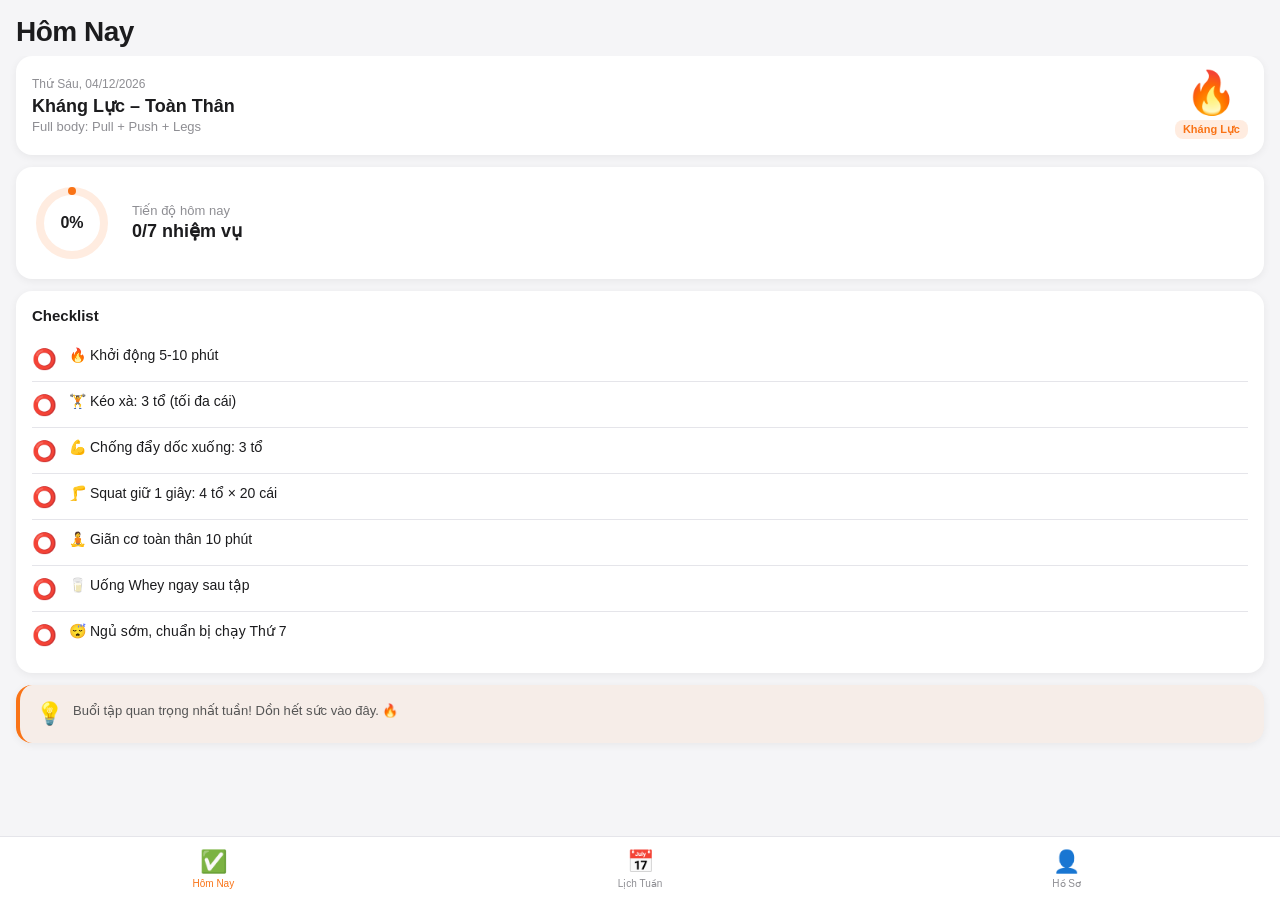
<file: index.html>
<!DOCTYPE html>
<html lang="vi">
<head>
  <meta charset="UTF-8" />
  <meta name="viewport" content="width=device-width, initial-scale=1.0, viewport-fit=cover" />
  <meta name="apple-mobile-web-app-capable" content="yes" />
  <meta name="apple-mobile-web-app-status-bar-style" content="default" />
  <meta name="apple-mobile-web-app-title" content="ThểDục" />
  <meta name="theme-color" content="#f97316" />
  <link rel="manifest" href="manifest.json" />
  <link rel="apple-touch-icon" href="icons/icon-192.png" />

  <!-- Launch screens cho iOS (thay màn hình đen khi mở app) -->
  <link rel="apple-touch-startup-image" href="splash/launch-640x1136.png"
        media="(device-width: 320px) and (device-height: 568px) and (-webkit-device-pixel-ratio: 2) and (orientation: portrait)" />
  <link rel="apple-touch-startup-image" href="splash/launch-750x1334.png"
        media="(device-width: 375px) and (device-height: 667px) and (-webkit-device-pixel-ratio: 2) and (orientation: portrait)" />
  <link rel="apple-touch-startup-image" href="splash/launch-1242x2208.png"
        media="(device-width: 414px) and (device-height: 736px) and (-webkit-device-pixel-ratio: 3) and (orientation: portrait)" />
  <link rel="apple-touch-startup-image" href="splash/launch-1125x2436.png"
        media="(device-width: 375px) and (device-height: 812px) and (-webkit-device-pixel-ratio: 3) and (orientation: portrait)" />
  <link rel="apple-touch-startup-image" href="splash/launch-828x1792.png"
        media="(device-width: 414px) and (device-height: 896px) and (-webkit-device-pixel-ratio: 2) and (orientation: portrait)" />
  <link rel="apple-touch-startup-image" href="splash/launch-1242x2688.png"
        media="(device-width: 414px) and (device-height: 896px) and (-webkit-device-pixel-ratio: 3) and (orientation: portrait)" />
  <link rel="apple-touch-startup-image" href="splash/launch-1170x2532.png"
        media="(device-width: 390px) and (device-height: 844px) and (-webkit-device-pixel-ratio: 3) and (orientation: portrait)" />
  <link rel="apple-touch-startup-image" href="splash/launch-1284x2778.png"
        media="(device-width: 428px) and (device-height: 926px) and (-webkit-device-pixel-ratio: 3) and (orientation: portrait)" />
  <link rel="apple-touch-startup-image" href="splash/launch-1179x2556.png"
        media="(device-width: 393px) and (device-height: 852px) and (-webkit-device-pixel-ratio: 3) and (orientation: portrait)" />
  <link rel="apple-touch-startup-image" href="splash/launch-1290x2796.png"
        media="(device-width: 430px) and (device-height: 932px) and (-webkit-device-pixel-ratio: 3) and (orientation: portrait)" />
  <link rel="apple-touch-startup-image" href="splash/launch-1206x2622.png"
        media="(device-width: 402px) and (device-height: 874px) and (-webkit-device-pixel-ratio: 3) and (orientation: portrait)" />
  <link rel="apple-touch-startup-image" href="splash/launch-1320x2868.png"
        media="(device-width: 440px) and (device-height: 956px) and (-webkit-device-pixel-ratio: 3) and (orientation: portrait)" />

  <link rel="stylesheet" href="styles.css" />
  <title>Thể Dục Hàng Ngày</title>
  <style>
    /* Splash hiển thị ngay lập tức, trước cả khi styles.css tải xong */
    #splash {
      position: fixed; inset: 0; z-index: 9999;
      display: flex; flex-direction: column;
      align-items: center; justify-content: center; gap: 16px;
      background: #f97316;
      transition: opacity .25s ease;
    }
    #splash.hide { opacity: 0; pointer-events: none; }
    #splash .logo { font-size: 64px; }
    #splash .name {
      color: #fff; font-size: 17px; font-weight: 600;
      font-family: -apple-system, BlinkMacSystemFont, sans-serif;
    }
    #splash .spinner {
      width: 22px; height: 22px; border-radius: 50%;
      border: 2.5px solid rgba(255,255,255,.35);
      border-top-color: #fff;
      animation: spin .7s linear infinite;
    }
    @keyframes spin { to { transform: rotate(360deg); } }
  </style>
</head>
<body>
  <div id="splash">
    <span class="logo">💪</span>
    <span class="name">Thể Dục Hàng Ngày</span>
    <span class="spinner"></span>
  </div>

  <div id="app">
    <!-- Tab content -->
    <main id="main-content">
      <div id="page-today" class="page active"></div>
      <div id="page-weekly" class="page"></div>
      <div id="page-profile" class="page"></div>
    </main>

    <!-- Bottom nav -->
    <nav class="bottom-nav">
      <button class="nav-btn active" data-page="today" onclick="navigate('today')">
        <span class="nav-icon">✅</span>
        <span>Hôm Nay</span>
      </button>
      <button class="nav-btn" data-page="weekly" onclick="navigate('weekly')">
        <span class="nav-icon">📅</span>
        <span>Lịch Tuần</span>
      </button>
      <button class="nav-btn" data-page="profile" onclick="navigate('profile')">
        <span class="nav-icon">👤</span>
        <span>Hồ Sơ</span>
      </button>
    </nav>
  </div>

  <script src="data.js"></script>
  <script src="app.js"></script>
  <script>
    // Ẩn splash ngay khi nội dung đã render
    (function () {
      var splash = document.getElementById('splash');
      function hide() {
        splash.classList.add('hide');
        setTimeout(function () { splash.remove(); }, 250);
      }
      if (document.readyState === 'complete') hide();
      else window.addEventListener('load', hide);
      // Fallback: không để splash kẹt quá 2.5s
      setTimeout(hide, 2500);
    })();

    // Đăng ký service worker sau khi app đã hiện, tránh chặn lần mở đầu
    if ('serviceWorker' in navigator) {
      window.addEventListener('load', function () {
        navigator.serviceWorker.register('sw.js');
      });
    }
  </script>
</body>
</html>
</file>
<file: styles.css>
/* =============================================
   STYLES.CSS – Giao diện native-like cho PWA
   ============================================= */

/* ----- Reset & Base ----- */
*, *::before, *::after { box-sizing: border-box; margin: 0; padding: 0; }

:root {
  --orange: #f97316;
  --bg: #f5f5f7;
  --card: #ffffff;
  --text: #1c1c1e;
  --muted: #8e8e93;
  --border: #e5e5ea;
  --nav-h: 64px;
  --safe-bottom: env(safe-area-inset-bottom, 0px);
}

html, body {
  height: 100%;
  font-family: -apple-system, BlinkMacSystemFont, "Segoe UI", Roboto, sans-serif;
  background: var(--bg);
  color: var(--text);
  overflow: hidden;
}

#app {
  display: flex;
  flex-direction: column;
  height: 100dvh;
}

/* ----- Pages ----- */
main { flex: 1; overflow: hidden; position: relative; }

.page { display: none; height: 100%; }
.page.active { display: block; }

.page-scroll {
  height: 100%;
  overflow-y: auto;
  padding: 0 16px calc(var(--nav-h) + var(--safe-bottom) + 16px);
  -webkit-overflow-scrolling: touch;
}

.section-header {
  padding: 16px 0 8px;
  position: sticky; top: 0;
  background: var(--bg);
  z-index: 10;
}
.section-header h1 {
  font-size: 28px; font-weight: 700; letter-spacing: -0.5px;
}

/* ----- Cards ----- */
.card {
  background: var(--card);
  border-radius: 16px;
  padding: 16px;
  margin-bottom: 12px;
  box-shadow: 0 2px 8px rgba(0,0,0,.06);
}

.card-title {
  font-size: 15px; font-weight: 600; margin-bottom: 12px;
}

/* ----- Header card ----- */
.header-card {
  display: flex; align-items: center; justify-content: space-between; gap: 12px;
}
.header-left { flex: 1; }
.date-text { font-size: 12px; color: var(--muted); margin-bottom: 4px; }
.day-title  { font-size: 18px; font-weight: 700; margin-bottom: 2px; }
.day-sub    { font-size: 13px; color: var(--muted); }
.header-right { display: flex; flex-direction: column; align-items: center; gap: 6px; }
.big-emoji { font-size: 42px; line-height: 1; }

.type-badge {
  font-size: 11px; font-weight: 600;
  padding: 3px 8px; border-radius: 8px; white-space: nowrap;
}
.type-badge.sm { font-size: 10px; padding: 2px 6px; }

/* ----- Progress card ----- */
.progress-card { display: flex; align-items: center; gap: 20px; }

.ring-wrap { position: relative; width: 80px; height: 80px; flex-shrink: 0; }
.ring-svg { width: 80px; height: 80px; transform: rotate(-90deg); }
.ring-bg { fill: none; stroke-width: 8; }
.ring-fg {
  fill: none; stroke-width: 8; stroke-linecap: round;
  stroke-dashoffset: 0;
  transition: stroke-dasharray .5s ease;
}
.ring-pct {
  position: absolute; inset: 0;
  display: flex; align-items: center; justify-content: center;
  font-size: 16px; font-weight: 700;
}

.progress-info {}
.prog-label { font-size: 13px; color: var(--muted); }
.prog-count { font-size: 18px; font-weight: 600; margin: 2px 0; }
.streak-badge {
  display: inline-block; font-size: 13px; font-weight: 600;
  color: #f97316; margin-top: 4px;
}
.streak-badge.big { font-size: 16px; margin-top: 8px; }

/* ----- Checklist ----- */
.checklist { list-style: none; }
.check-item {
  display: flex; align-items: flex-start; gap: 12px;
  padding: 10px 0;
  border-bottom: 1px solid var(--border);
  cursor: pointer;
  transition: opacity .2s;
}
.check-item:last-child { border-bottom: none; }
.check-item.done { opacity: .45; }
.check-icon { font-size: 20px; flex-shrink: 0; margin-top: 1px; }
.check-text {
  font-size: 14px; line-height: 1.4;
  text-decoration: none;
}
.check-item.done .check-text { text-decoration: line-through; }

/* ----- Tip card ----- */
.tip-card { display: flex; align-items: flex-start; gap: 10px; }
.tip-icon { font-size: 22px; flex-shrink: 0; }
.tip-text  { font-size: 13px; color: #555; line-height: 1.5; }

/* ----- Weekly view ----- */
.week-card {
  display: flex; align-items: center; gap: 12px;
  border: 1.5px solid transparent; border-radius: 14px;
}
.today-card { background: #fff9f5; }

.week-left {
  display: flex; flex-direction: column; align-items: center;
  gap: 4px; width: 40px; flex-shrink: 0;
}
.week-emoji    { font-size: 22px; }
.week-dayname  { font-size: 11px; color: var(--muted); font-weight: 500; }

.week-mid { flex: 1; min-width: 0; }
.week-title { font-size: 14px; font-weight: 600; white-space: nowrap; overflow: hidden; text-overflow: ellipsis; }
.week-title.muted { font-weight: 400; color: var(--muted); }
.week-sub   { font-size: 12px; color: var(--muted); margin: 1px 0 6px; }

.mini-bar-bg { height: 5px; background: #f0f0f0; border-radius: 3px; overflow: hidden; }
.mini-bar-fg { height: 100%; border-radius: 3px; transition: width .4s ease; }

.week-right {
  display: flex; flex-direction: column; align-items: flex-end;
  gap: 4px; flex-shrink: 0;
}
.week-pct { font-size: 12px; color: var(--muted); height: 16px; }

/* ----- Profile ----- */
.avatar-card { text-align: center; padding: 24px 16px; }
.avatar {
  width: 80px; height: 80px; border-radius: 50%;
  background: #fff0e6; font-size: 40px;
  display: flex; align-items: center; justify-content: center;
  margin: 0 auto 12px;
}
.avatar-card h2 { font-size: 22px; font-weight: 700; }
.muted { font-size: 13px; color: var(--muted); }

.stat-grid {
  display: grid; grid-template-columns: 1fr 1fr; gap: 10px;
}
.stat-tile {
  display: flex; flex-direction: column; gap: 4px;
  padding: 12px; border-radius: 12px;
}
.stat-tile.blue   { background: #eff6ff; }
.stat-tile.green  { background: #f0fdf4; }
.stat-tile.orange { background: #fff7ed; }
.stat-icon  { font-size: 20px; }
.stat-label { font-size: 11px; color: var(--muted); }
.stat-val   { font-size: 16px; font-weight: 700; }

/* Week dots */
.week-dots {
  display: flex; justify-content: space-between; align-items: flex-end;
}
.week-dot-wrap { display: flex; flex-direction: column; align-items: center; gap: 4px; }
.week-dot {
  width: 38px; height: 38px; border-radius: 50%;
  display: flex; align-items: center; justify-content: center;
  font-size: 14px; font-weight: 700; color: white;
}
.week-dot-label { font-size: 10px; color: var(--muted); }

/* Notification */
.notif-card {}
.btn-primary {
  width: 100%; padding: 13px;
  background: var(--orange); color: white;
  border: none; border-radius: 12px;
  font-size: 15px; font-weight: 600; cursor: pointer;
  transition: opacity .15s;
}
.btn-primary:active { opacity: .8; }
.notif-status { font-size: 13px; color: var(--muted); margin-top: 8px; text-align: center; }

/* ----- Bottom nav ----- */
.bottom-nav {
  display: flex;
  height: calc(var(--nav-h) + var(--safe-bottom));
  padding-bottom: var(--safe-bottom);
  background: rgba(255,255,255,.92);
  backdrop-filter: blur(20px);
  -webkit-backdrop-filter: blur(20px);
  border-top: 1px solid var(--border);
  position: fixed; bottom: 0; left: 0; right: 0;
  z-index: 100;
}
.nav-btn {
  flex: 1; display: flex; flex-direction: column;
  align-items: center; justify-content: center; gap: 3px;
  background: none; border: none; cursor: pointer;
  color: var(--muted); font-size: 10px; font-weight: 500;
  transition: color .15s;
}
.nav-btn.active { color: var(--orange); }
.nav-icon { font-size: 22px; }
</file>
